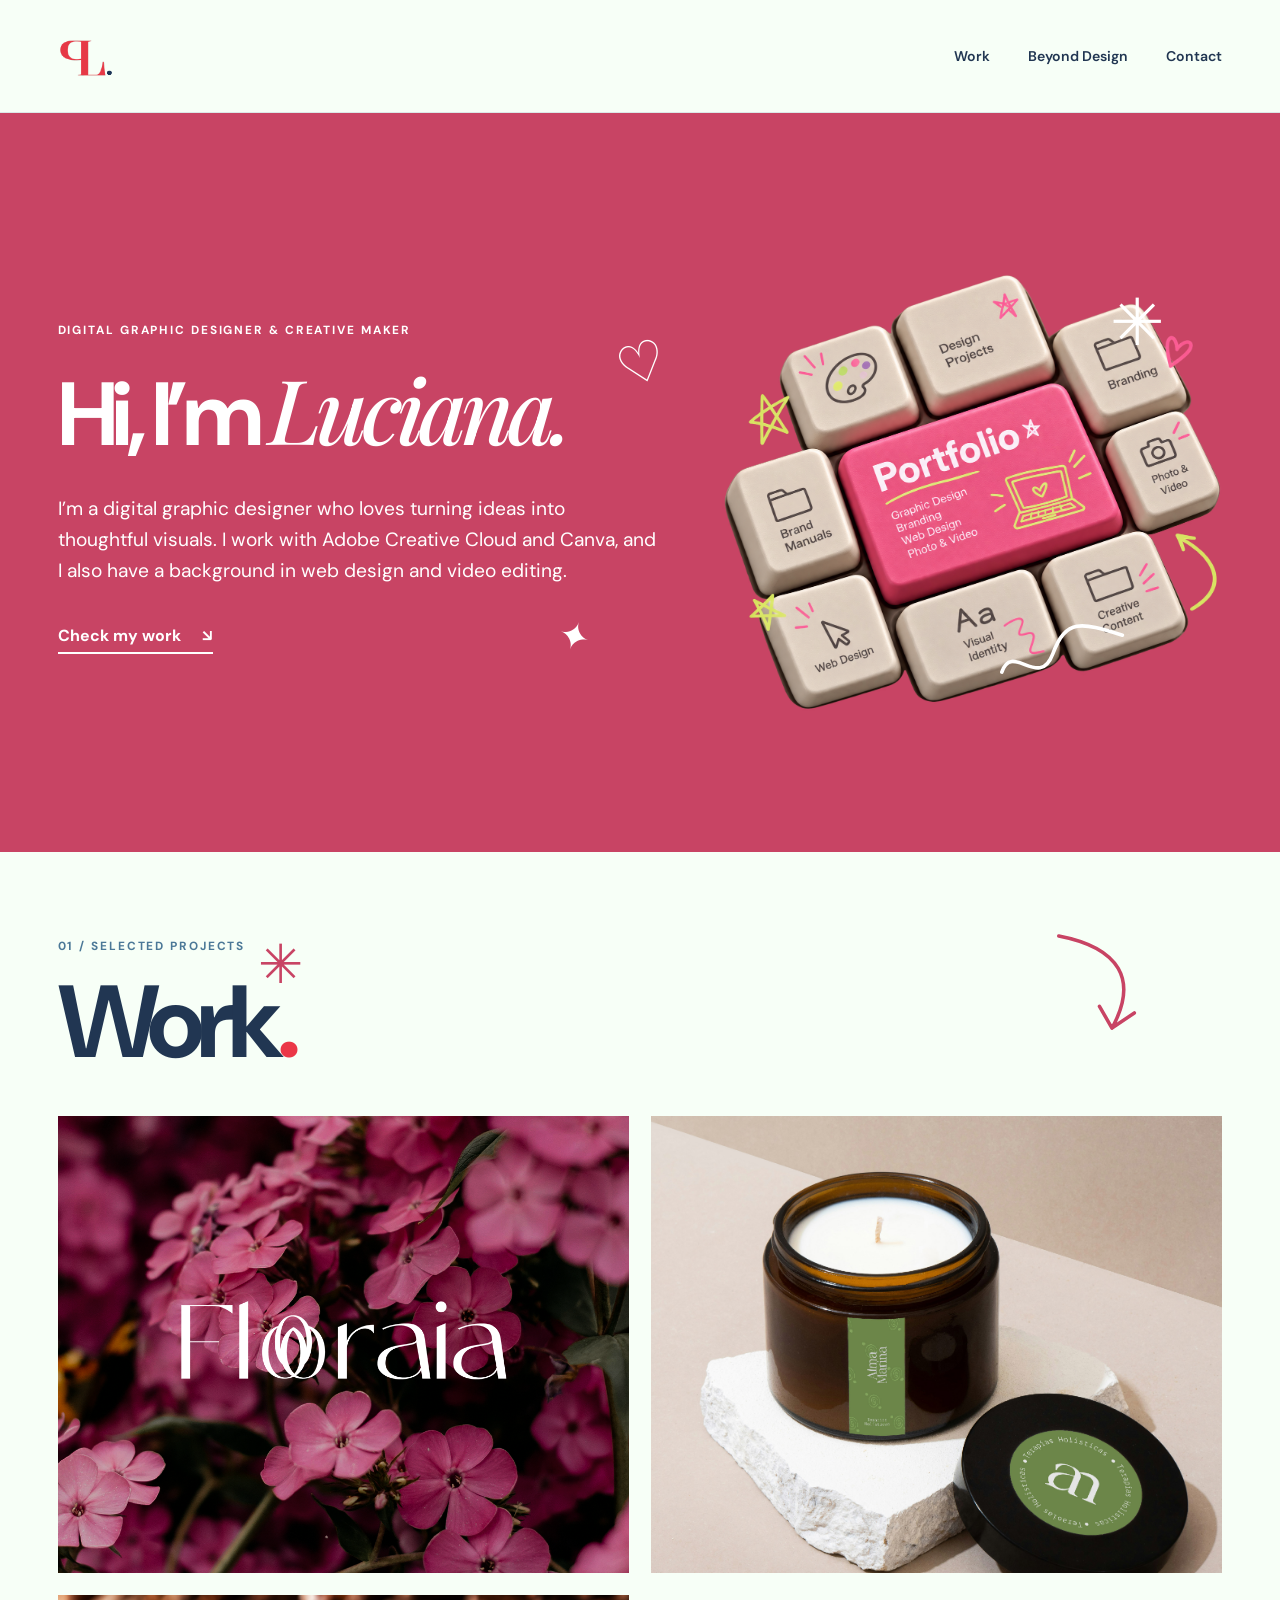
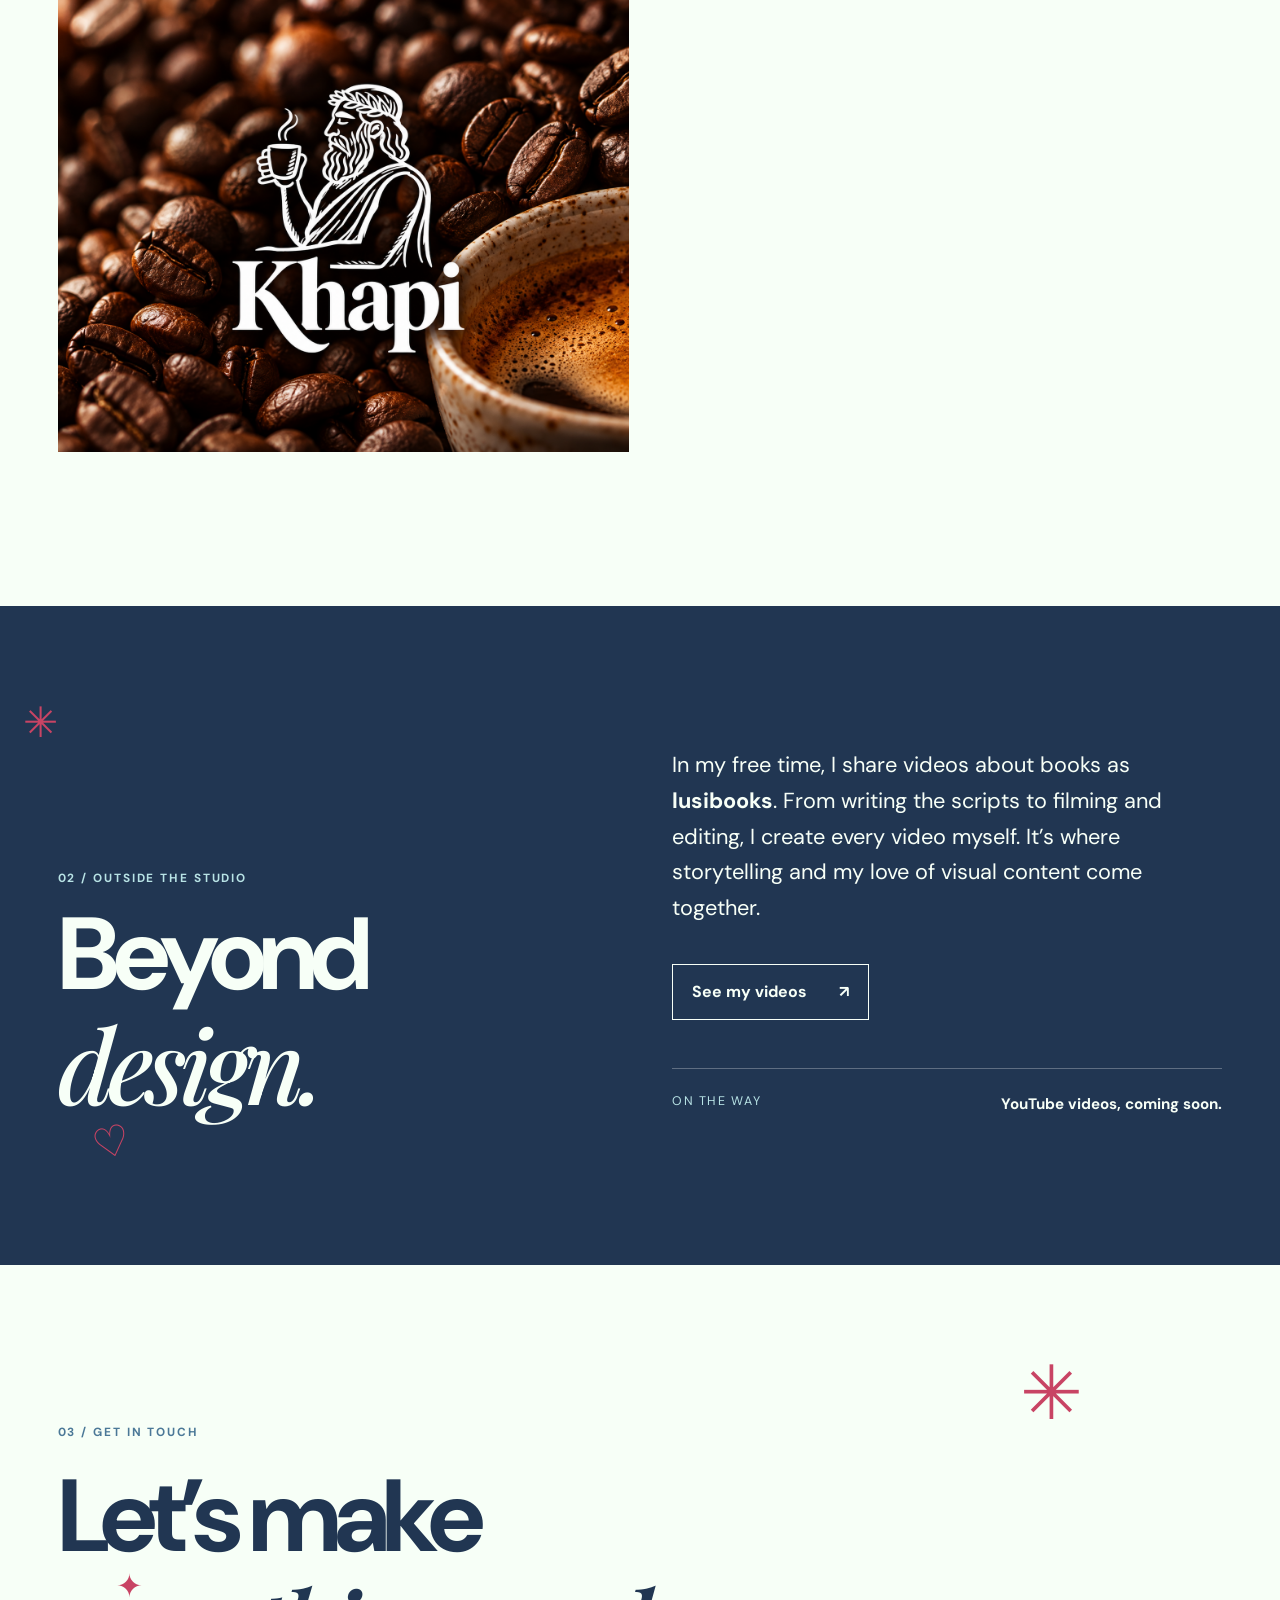
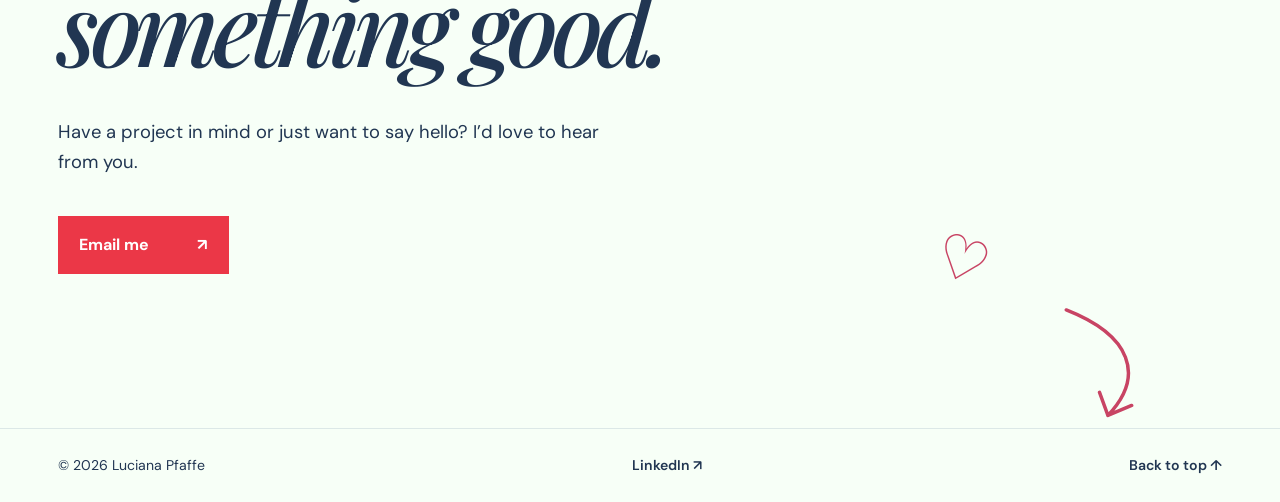
<file: index.html>
<!doctype html>
<html lang="en">
<head>
  <meta charset="utf-8">
  <meta name="viewport" content="width=device-width, initial-scale=1">

  <meta
    name="description"
    content="Luciana Pfaffe is a digital graphic designer working across branding, web design and video editing."
  >

  <title>Luciana Pfaffe — Digital Graphic Designer</title>

  <link
    rel="icon"
    type="image/svg+xml"
    href="assets/Luciana_Logo_Icon.svg"
  >

  <link rel="stylesheet" href="style.css">
</head>

<body>

  <!-- HEADER -->

  <header class="site-header">

    <a class="wordmark" href="#top" aria-label="Luciana Pfaffe, back to top">
      <img
        src="assets/Luciana_Logo_Icon.svg"
        alt="Luciana Pfaffe"
        class="header-logo"
      >
    </a>

    <nav aria-label="Main navigation">
      <a href="#work">Work</a>
      <a href="#beyond-design">Beyond Design</a>
      <a href="#contact">Contact</a>
    </nav>

  </header>

  <main id="top">

    <!-- INTRO -->

    <section class="intro" aria-labelledby="intro-title">

      <div class="wrap intro-content">

        <!-- Decorative doodles -->

        <span class="doodle intro-star doodle-float" aria-hidden="true">✳</span>
        <span class="doodle intro-sparkle" aria-hidden="true">✦</span>
        <span class="doodle intro-heart" aria-hidden="true">♡</span>

        <svg class="doodle intro-squiggle"
             viewBox="0 0 150 60"
             aria-hidden="true">
          <path
            d="M5 35 C25 5, 40 65, 65 30 S105 5, 145 30"
            fill="none"
            stroke="currentColor"
            stroke-width="4"
            stroke-linecap="round"
          />
        </svg>

        <div class="intro-copy">

          <span class="eyebrow">
            Digital graphic designer &amp; creative maker
          </span>

          <h1 id="intro-title">
            Hi, I’m <em>Luciana.</em>
          </h1>

          <p>
            I’m a digital graphic designer who loves turning ideas into
            thoughtful visuals. I work with Adobe Creative Cloud and Canva,
            and I also have a background in web design and video editing.
          </p>

          <a class="text-link" href="#work">
            Check my work <span aria-hidden="true">↘</span>
          </a>

        </div>

        <div class="intro-visual">
          <img
            src="assets/luciana-portfolio-foto.png"
            alt="Luciana surrounded by branding and design projects"
            class="intro-image"
          >
        </div>

      </div>

    </section>


    <!-- WORK -->

    <section
      class="work-section wrap"
      id="work"
      aria-labelledby="work-title"
    >

      <div class="section-heading work-heading">

        <span class="eyebrow">01 / Selected projects</span>

        <h2 id="work-title">
          Work<span class="dot">.</span>
        </h2>

        <!-- Decorative doodles -->

        <span class="doodle work-star doodle-float" aria-hidden="true">✳</span>

        <svg class="doodle work-arrow"
             viewBox="0 0 130 110"
             aria-hidden="true">
          <path
            d="M10 10 C80 5, 110 35, 95 95 M75 75 L95 95 L115 72"
            fill="none"
            stroke="currentColor"
            stroke-width="4"
            stroke-linecap="round"
            stroke-linejoin="round"
          />
        </svg>

      </div>

      <div class="project-grid">

        <!-- FLORAIA -->

        <a
          class="project-card"
          href="projects/floraia.html"
          aria-label="Explore Floraia, branding and web design"
        >

          <img
            src="assets/floraia.png"
            alt="Floraia project cover"
            width="900"
            height="720"
          >

          <span class="project-overlay">

            <strong>
              Floraia
              <small>Branding &amp; web design</small>
            </strong>

            <span class="project-button">
              View project ↗
            </span>

          </span>

        </a>


        <!-- ALMA MARINA -->

        <a
          class="project-card"
          href="projects/marina.html"
          aria-label="Explore Alma Marina, branding work"
        >

          <img
            src="assets/alma_marina.jpg"
            alt="Alma Marina project cover"
            width="900"
            height="720"
          >

          <span class="project-overlay">

            <strong>
              Alma Marina
              <small>Brandbook</small>
            </strong>

            <span class="project-button">
              View project ↗
            </span>

          </span>

        </a>


        <!-- KHAPI -->

        <a
          class="project-card"
          href="projects/khapi.html"
          aria-label="Explore Khapi, rebranding and social media"
        >

          <img
            src="assets/Kaphi-Portada.png"
            alt="Khapi project cover"
            width="900"
            height="720"
          >

          <span class="project-overlay">

            <strong>
              Khapi
              <small>Re-Branding &amp; Social Media</small>
            </strong>

            <span class="project-button">
              View project ↗
            </span>

          </span>

        </a>

      </div>

    </section>


    <!-- BEYOND DESIGN -->

    <section
      class="beyond-section"
      id="beyond-design"
      aria-labelledby="beyond-title"
    >

      <div class="wrap beyond-grid">

        <!-- Decorative doodles -->

        <span
          class="doodle beyond-star doodle-float"
          aria-hidden="true"
        >✳</span>

        <span
          class="doodle beyond-heart"
          aria-hidden="true"
        >♡</span>


        <!-- Left column -->

        <div class="beyond-heading">

          <span class="eyebrow">
            02 / Outside the studio
          </span>

          <h2 id="beyond-title">
            Beyond<br>
            <em>design.</em>
          </h2>

        </div>


        <!-- Right column -->

        <div class="beyond-copy">

          <p>
            In my free time, I share videos about books as
            <strong>lusibooks</strong>.
            From writing the scripts to filming and editing,
            I create every video myself. It’s where storytelling
            and my love of visual content come together.
          </p>

          <a
            class="beyond-button"
            href="https://www.instagram.com/TU_USUARIO/"
            target="_blank"
            rel="noopener noreferrer"
          >
            See my videos
            <span aria-hidden="true">↗</span>
          </a>


          <!-- COMING SOON -->

          <div class="coming-soon">

            <span>On the way</span>

            <strong>
              YouTube videos, coming soon.
            </strong>

          </div>

        </div>

      </div>

    </section>


    <!-- CONTACT -->

    <section
      class="contact-section wrap"
      id="contact"
      aria-labelledby="contact-title"
    >

      <!-- Decorative doodles -->

      <span
        class="doodle contact-star doodle-float"
        aria-hidden="true"
      >✳</span>

      <span
        class="doodle contact-heart"
        aria-hidden="true"
      >♡</span>

      <span
        class="doodle contact-sparkle"
        aria-hidden="true"
      >✦</span>

      <svg
        class="doodle contact-arrow"
        viewBox="0 0 150 120"
        aria-hidden="true"
      >
        <path
          d="M10 10 C90 5, 125 40, 105 100 M85 80 L105 100 L125 78"
          fill="none"
          stroke="currentColor"
          stroke-width="4"
          stroke-linecap="round"
          stroke-linejoin="round"
        />
      </svg>


      <span class="eyebrow">
        03 / Get in touch
      </span>

      <h2 id="contact-title">
        Let’s make<br>
        <em>something good.</em>
      </h2>

      <p>
        Have a project in mind or just want to say hello?
        I’d love to hear from you.
      </p>

      <a
        class="contact-link"
        href="mailto:YOUR_EMAIL@example.com"
      >
        Email me
        <span aria-hidden="true">↗</span>
      </a>

    </section>

  </main>


  <!-- FOOTER -->

  <footer class="site-footer">

    <div class="wrap footer-inner">

      <span>© 2026 Luciana Pfaffe</span>

      <a
        href="https://www.linkedin.com/in/luciana-jazmin-pfaffe/"
        target="_blank"
        rel="noopener noreferrer"
      >
        LinkedIn ↗
      </a>

      <a href="#top">
        Back to top ↑
      </a>

    </div>

  </footer>

</body>
</html>
</file>
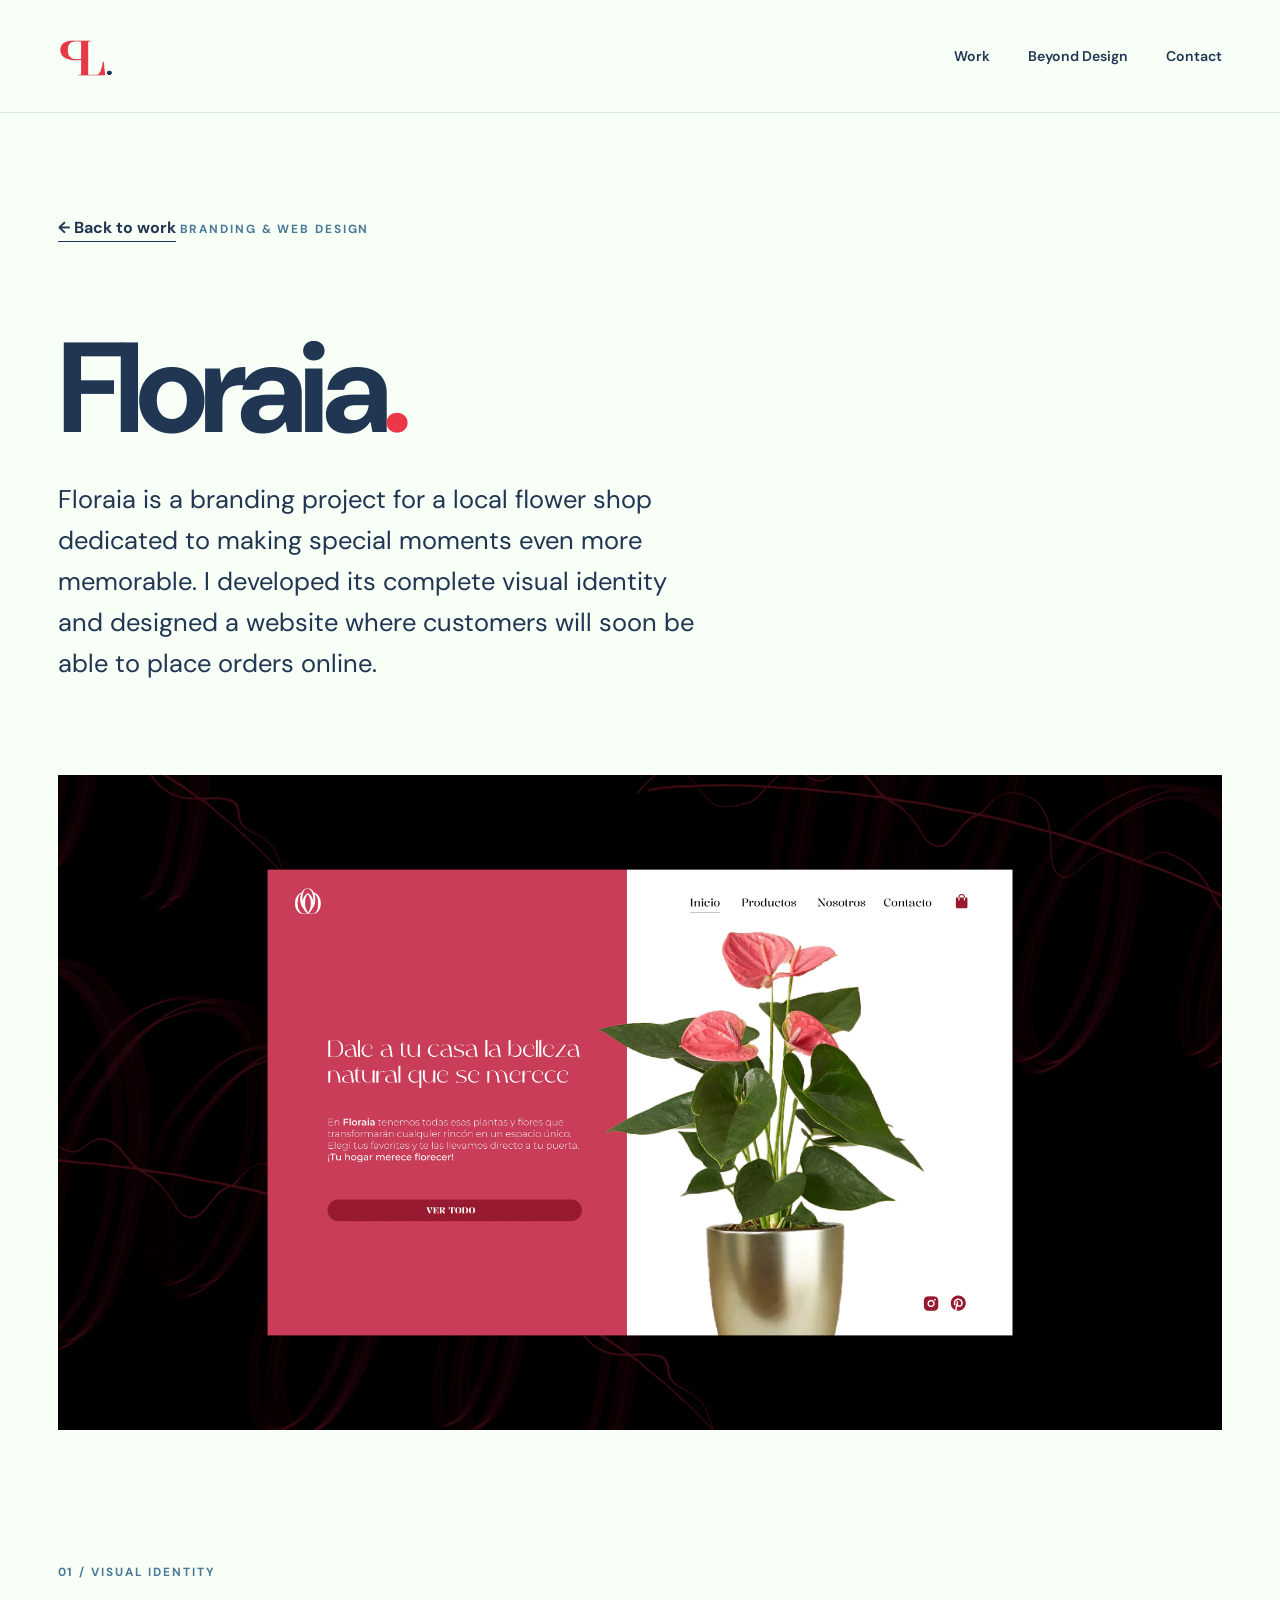
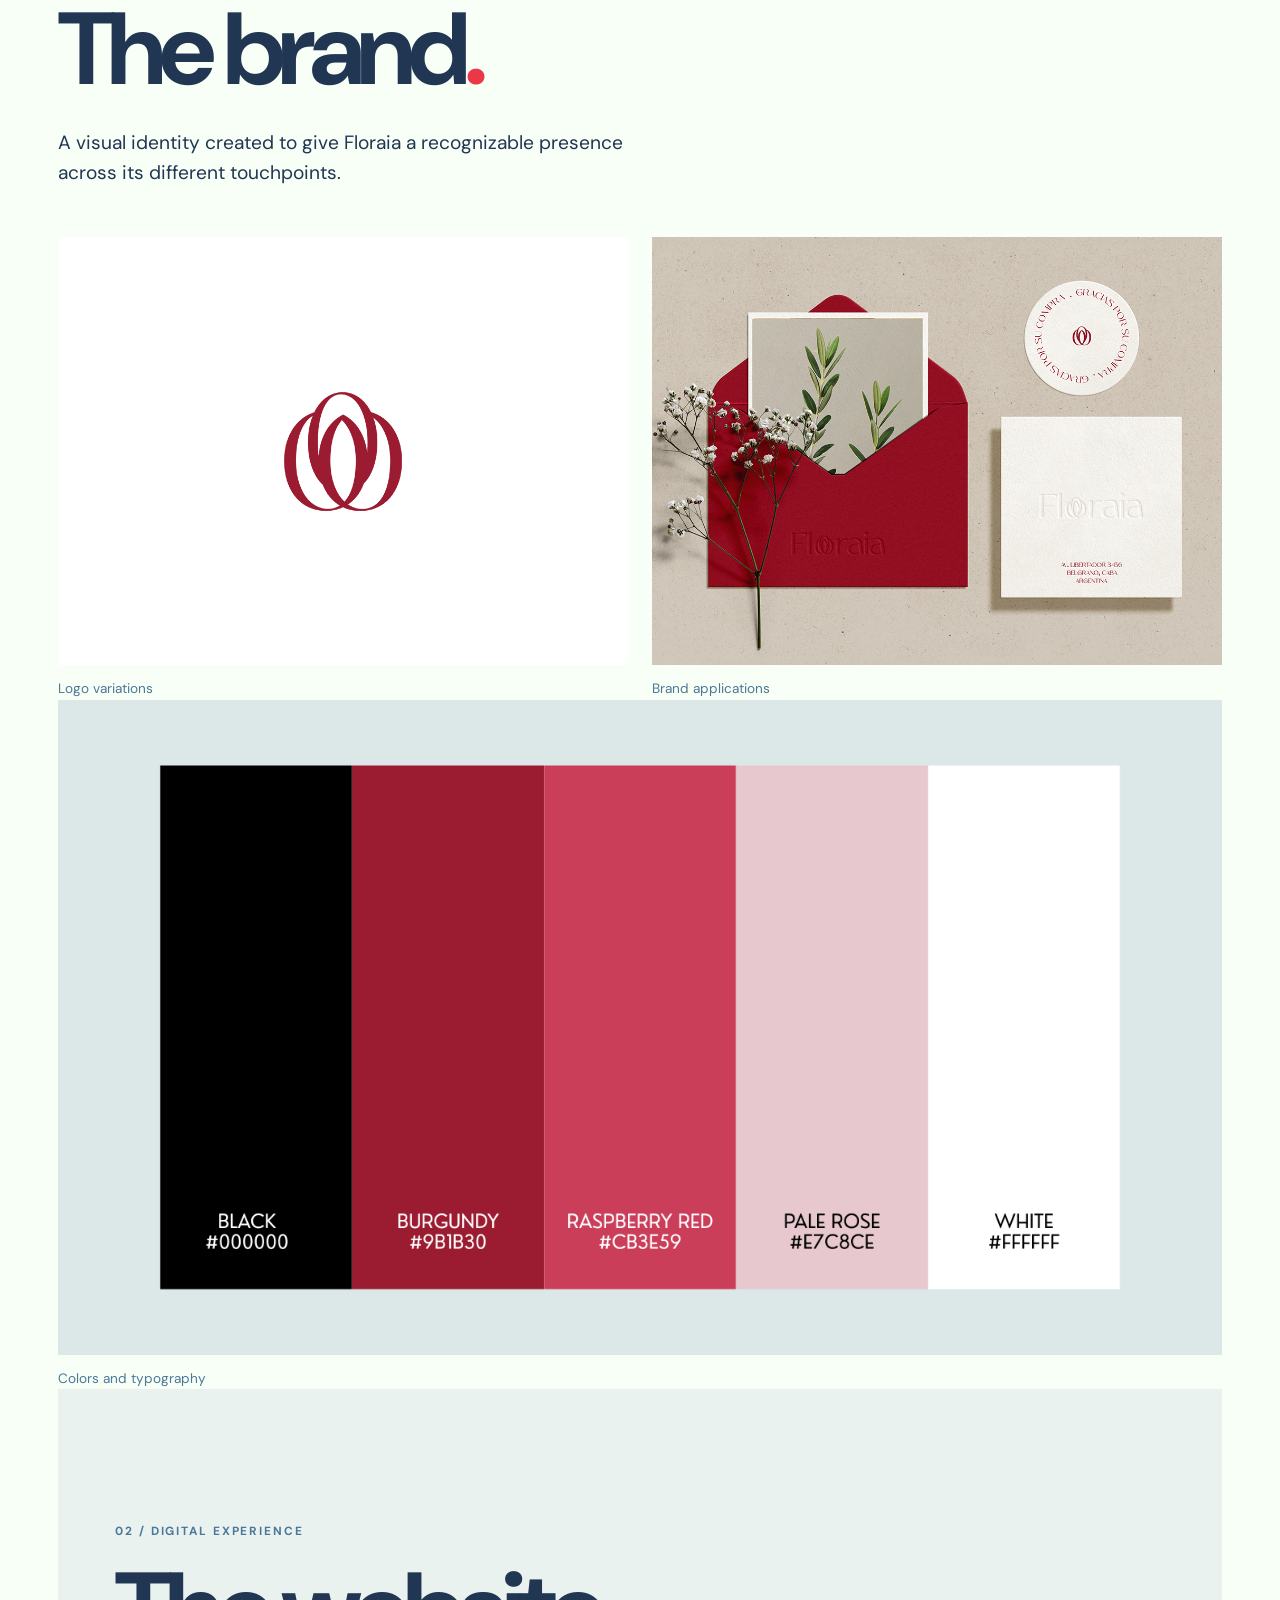
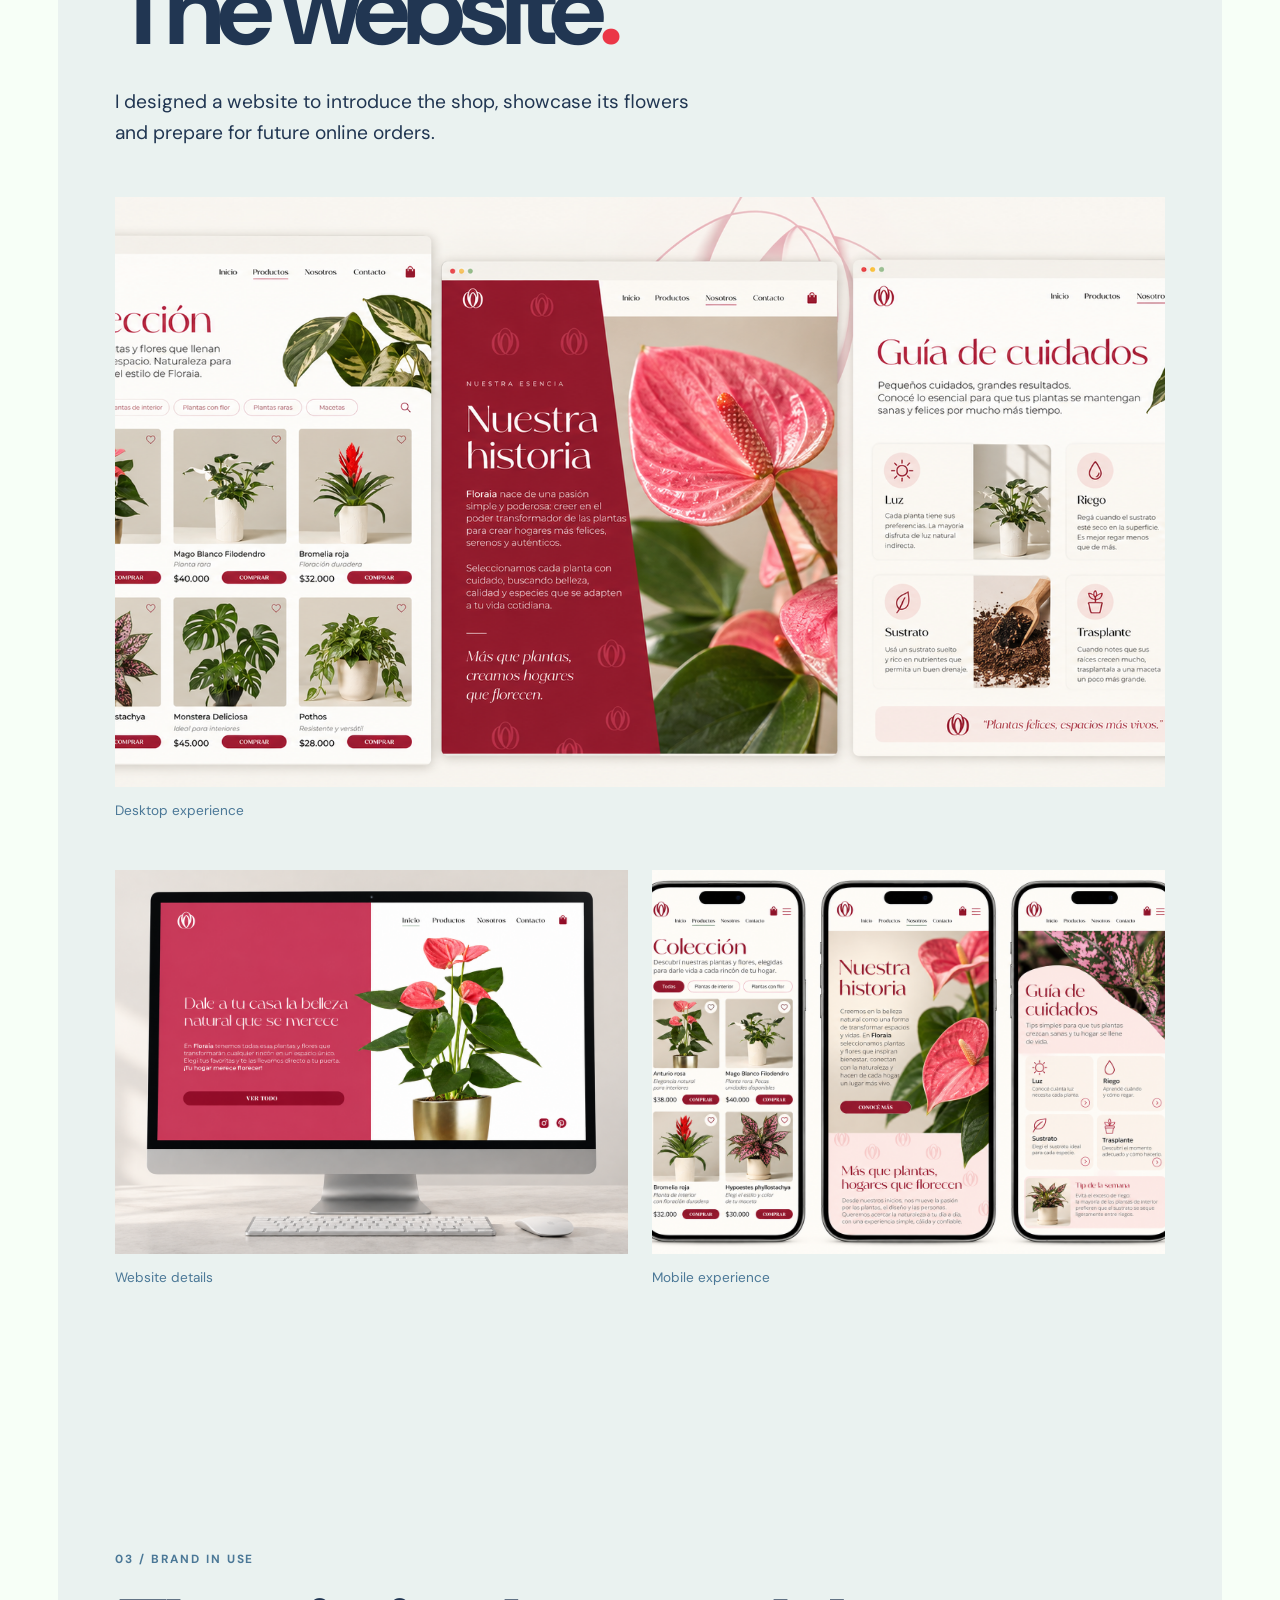
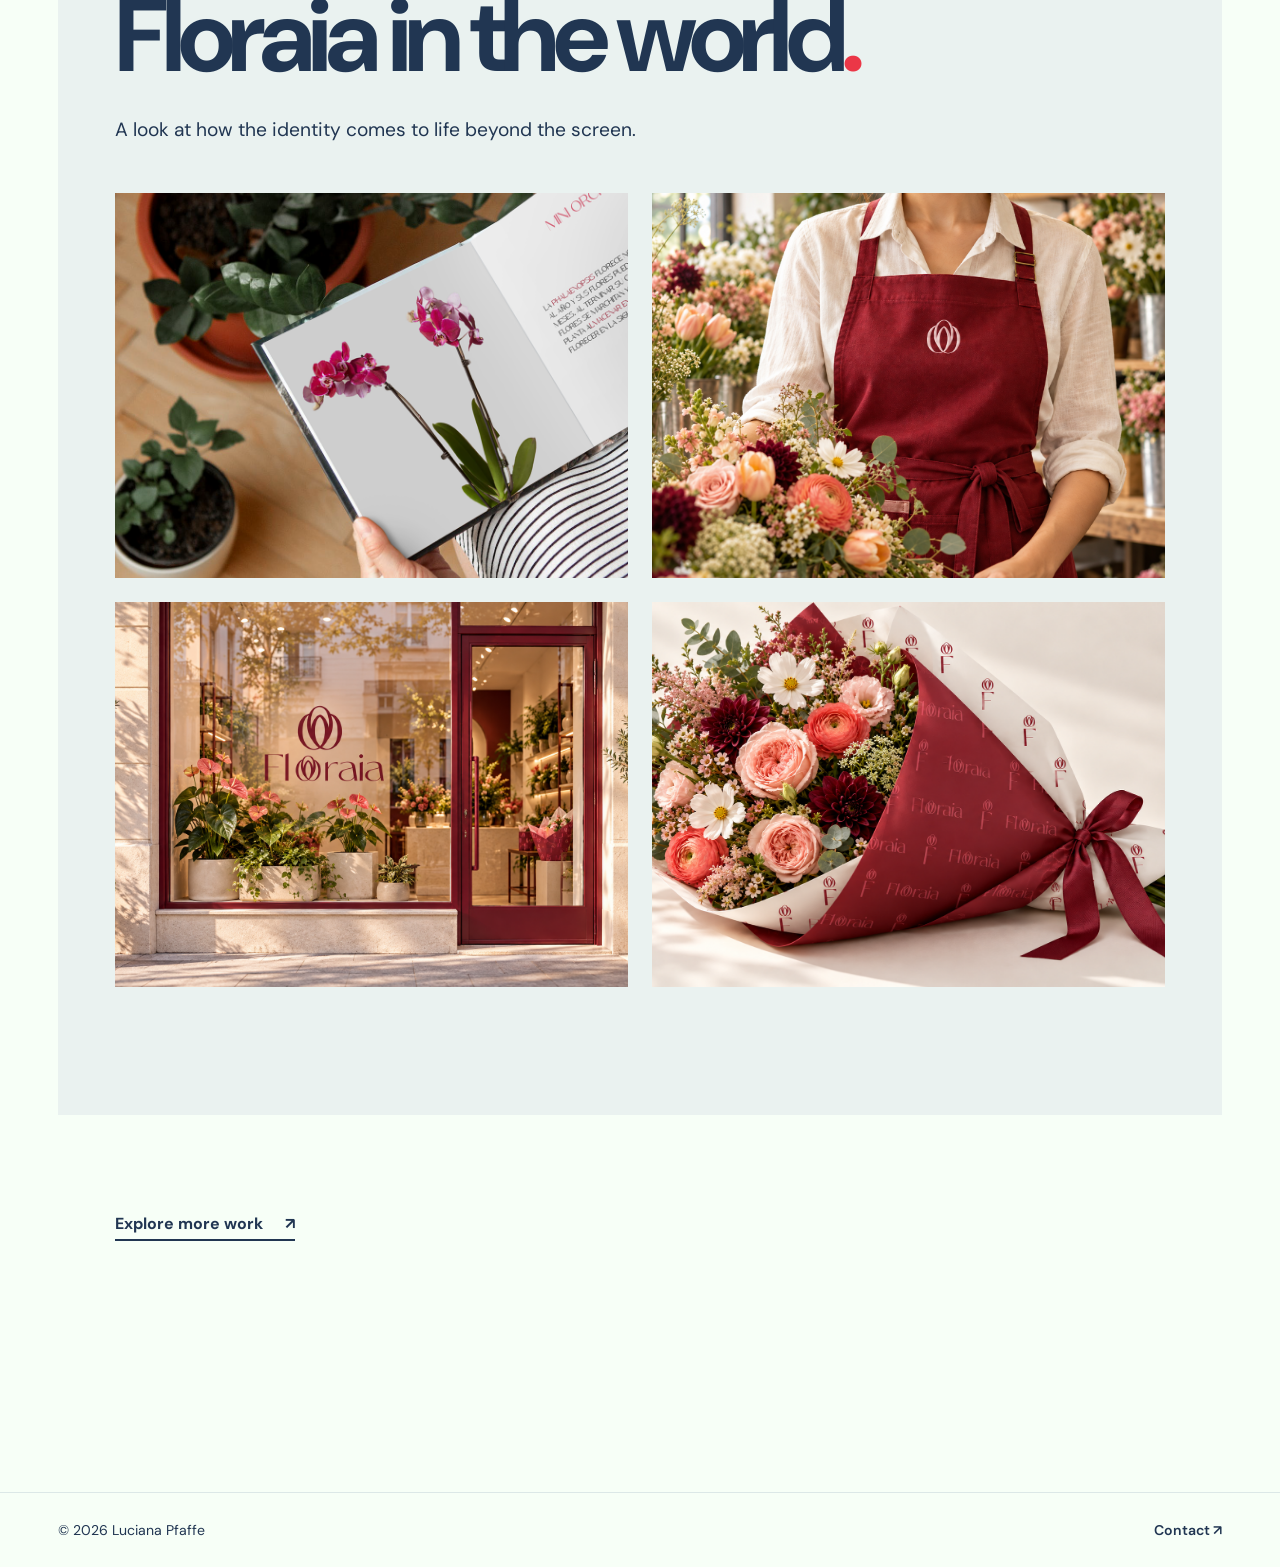
<file: projects/floraia.html>
<!doctype html>
<html lang="en">
<head>
  <meta charset="utf-8">
  <meta name="viewport" content="width=device-width, initial-scale=1">

  <meta
    name="description"
    content="Floraia is a branding and web design project for a local flower shop."
  >

  <title>Floraia — Luciana Pfaffe</title>

  <link
    rel="icon"
    type="image/svg+xml"
    href="../assets/Luciana_Logo_Icon.svg"
  >
  <link rel="stylesheet" href="../style.css">
</head>
<script>
  const lightbox = document.querySelector("#floraia-lightbox");
  const lightboxImage = document.querySelector("#floraia-lightbox-image");
  const lightboxCaption = document.querySelector("#floraia-lightbox-caption");

  document.querySelectorAll(".floraia-gallery-item").forEach((item) => {
    item.addEventListener("click", () => {
      lightboxImage.src = item.dataset.image;
      lightboxImage.alt = item.dataset.alt;
      lightboxCaption.textContent = item.dataset.caption;

      lightbox.showModal();
    });
  });

  document
    .querySelector(".floraia-lightbox-close")
    .addEventListener("click", () => lightbox.close());

  lightbox.addEventListener("click", (event) => {
    if (event.target === lightbox) {
      lightbox.close();
    }
  });

  lightbox.addEventListener("close", () => {
    lightboxImage.removeAttribute("src");
  });
</script>
<body>
  <header class="site-header">
    <a
      class="wordmark"
      href="../index.html"
      aria-label="Luciana Pfaffe, home"
    >
      <img
        src="../assets/Luciana_Logo_Icon.svg"
        alt="Luciana Pfaffe"
        class="header-logo"
      >
    </a>

    <nav aria-label="Main navigation">
      <a href="../index.html#work">Work</a>
      <a href="../index.html#beyond-design">Beyond Design</a>
      <a href="../index.html#contact">Contact</a>
    </nav>
  </header>

  <main class="floraia-page">

    <!-- INTRODUCCIÓN -->
    <section class="floraia-intro wrap">
      <a class="back-link" href="../index.html#work">
        ← Back to work
      </a>

      <span class="eyebrow">Branding &amp; web design</span>

      <h1>Floraia<span class="dot">.</span></h1>

      <p class="detail-lede">
        Floraia is a branding project for a local flower shop dedicated
        to making special moments even more memorable. I developed its
        complete visual identity and designed a website where customers
        will soon be able to place orders online.
      </p>
    </section>

    <!-- IMAGEN PRINCIPAL -->
    <section class="floraia-hero wrap" aria-label="Floraia project overview">
      <img
        src="../assets/floraia.gif"
        alt="Overview of the Floraia visual identity"
      >
    </section>

    <!-- BRANDING -->
    <section class="floraia-content wrap" aria-labelledby="branding-title">
      <div class="floraia-section-heading">
        <span class="eyebrow">01 / Visual identity</span>
        <h2 id="branding-title">The brand<span class="dot">.</span></h2>
        <p>
          A visual identity created to give Floraia a recognizable
          presence across its different touchpoints.
        </p>
      </div>

     <div class="floraia-image-grid">
  <figure class="floraia-image">
    <img
      src="../assets/Floraia_logos.gif"
      alt="Animation showing the different Floraia logos"
    >
    <figcaption>Logo variations</figcaption>
  </figure>

  <figure class="floraia-image">
    <img
      src="../assets/floraia_aplication.png"
      alt="Floraia visual identity applied to brand materials"
    >
    <figcaption>Brand applications</figcaption>
  </figure>
</div>

<figure class="floraia-image floraia-image-wide floraia-colors">
  <img
    src="../assets/Floraia_colors.png"
    alt="Floraia color palette and typography"
  >
  <figcaption>Colors and typography</figcaption>
</figure>

    <!-- WEB DESIGN -->
    <section class="floraia-web" aria-labelledby="website-title">
      <div class="wrap">
        <div class="floraia-section-heading">
          <span class="eyebrow">02 / Digital experience</span>
          <h2 id="website-title">The website<span class="dot">.</span></h2>
          <p>
            I designed a website to introduce the shop, showcase its
            flowers and prepare for future online orders.
          </p>
        </div>

        <figure class="floraia-image floraia-image-wide">
          <img
            src="../assets/floraria_Desktop.png"
            alt="Floraia website design displayed on desktop"
          >
          <figcaption>Desktop experience</figcaption>
        </figure>

        <div class="floraia-image-grid">
          <figure class="floraia-image">
            <img
              src="../assets/floraia_web_homepage.png"
              alt="Detail of the Floraia website design"
            >
            <figcaption>Website details</figcaption>
          </figure>

          <figure class="floraia-image">
            <img
              src="../assets/floraia_mobile.png"
              alt="Floraia website design displayed on mobile"
            >
            <figcaption>Mobile experience</figcaption>
          </figure>
        </div>
      </div>
    </section>

    
    <section class="floraia-web" aria-labelledby="brand-in-use-title">
  <div class="wrap">
    <div class="floraia-section-heading">
      <span class="eyebrow">03 / Brand in use</span>
      <h2 id="brand-in-use-title">
        Floraia in the world<span class="dot">.</span>
      </h2>
      <p>
        A look at how the identity comes to life beyond the screen.
      </p>
    </div>

    <div class="floraia-gallery">
      <button
        class="floraia-gallery-item"
        type="button"
        data-image="../assets/Brand_use_1.png"
        data-alt="Floraia patterned wrapping paper around a bouquet"
        data-caption="Wrapping paper"
        aria-label="Expand wrapping paper mockup"
      >
        <img
          src="../assets/Brand_use_1.png"
          alt="Floraia patterned wrapping paper around a bouquet"
        >
      </button>

      <button
        class="floraia-gallery-item"
        type="button"
        data-image="../assets/Brand_use_3"
        data-alt="Floraia logo embroidered on a florist apron"
        data-caption="Team apron"
        aria-label="Expand team apron mockup"
      >
        <img
          src="../assets/Brand_use_3.png"
          alt="Floraia logo embroidered on a florist apron"
        >
      </button>

      <button
        class="floraia-gallery-item"
        type="button"
        data-image="../assets/Brand_use_2.png"
        data-alt="Floraia logo applied to the shop window"
        data-caption="Storefront"
        aria-label="Expand storefront mockup"
      >
        <img
          src="../assets/Brand_use_2.png"
          alt="Floraia logo applied to the shop window"
        >
      </button>

      <button
        class="floraia-gallery-item"
        type="button"
        data-image="../assets/Brand_use_4.png"
        data-alt="Floraia visual identity applied to branded materials"
        data-caption="Brand details"
        aria-label="Expand brand details mockup"
      >
        <img
          src="../assets/Brand_use_4.png"
          alt="Floraia visual identity applied to branded materials"
        >
      </button>
    </div>
  </div>
</section>
    

    <!-- VOLVER A LA GALERÍA -->
    <div class="floraia-end wrap">
      <a class="text-link" href="../index.html#work">
        Explore more work <span aria-hidden="true">↗</span>
      </a>
    </div>

  </main>

  <footer class="site-footer">
    <div class="wrap footer-inner">
      <span>© 2026 Luciana Pfaffe</span>
      <a href="../index.html#contact">Contact ↗</a>
    </div>
  </footer>
</body>
</html>
</file>
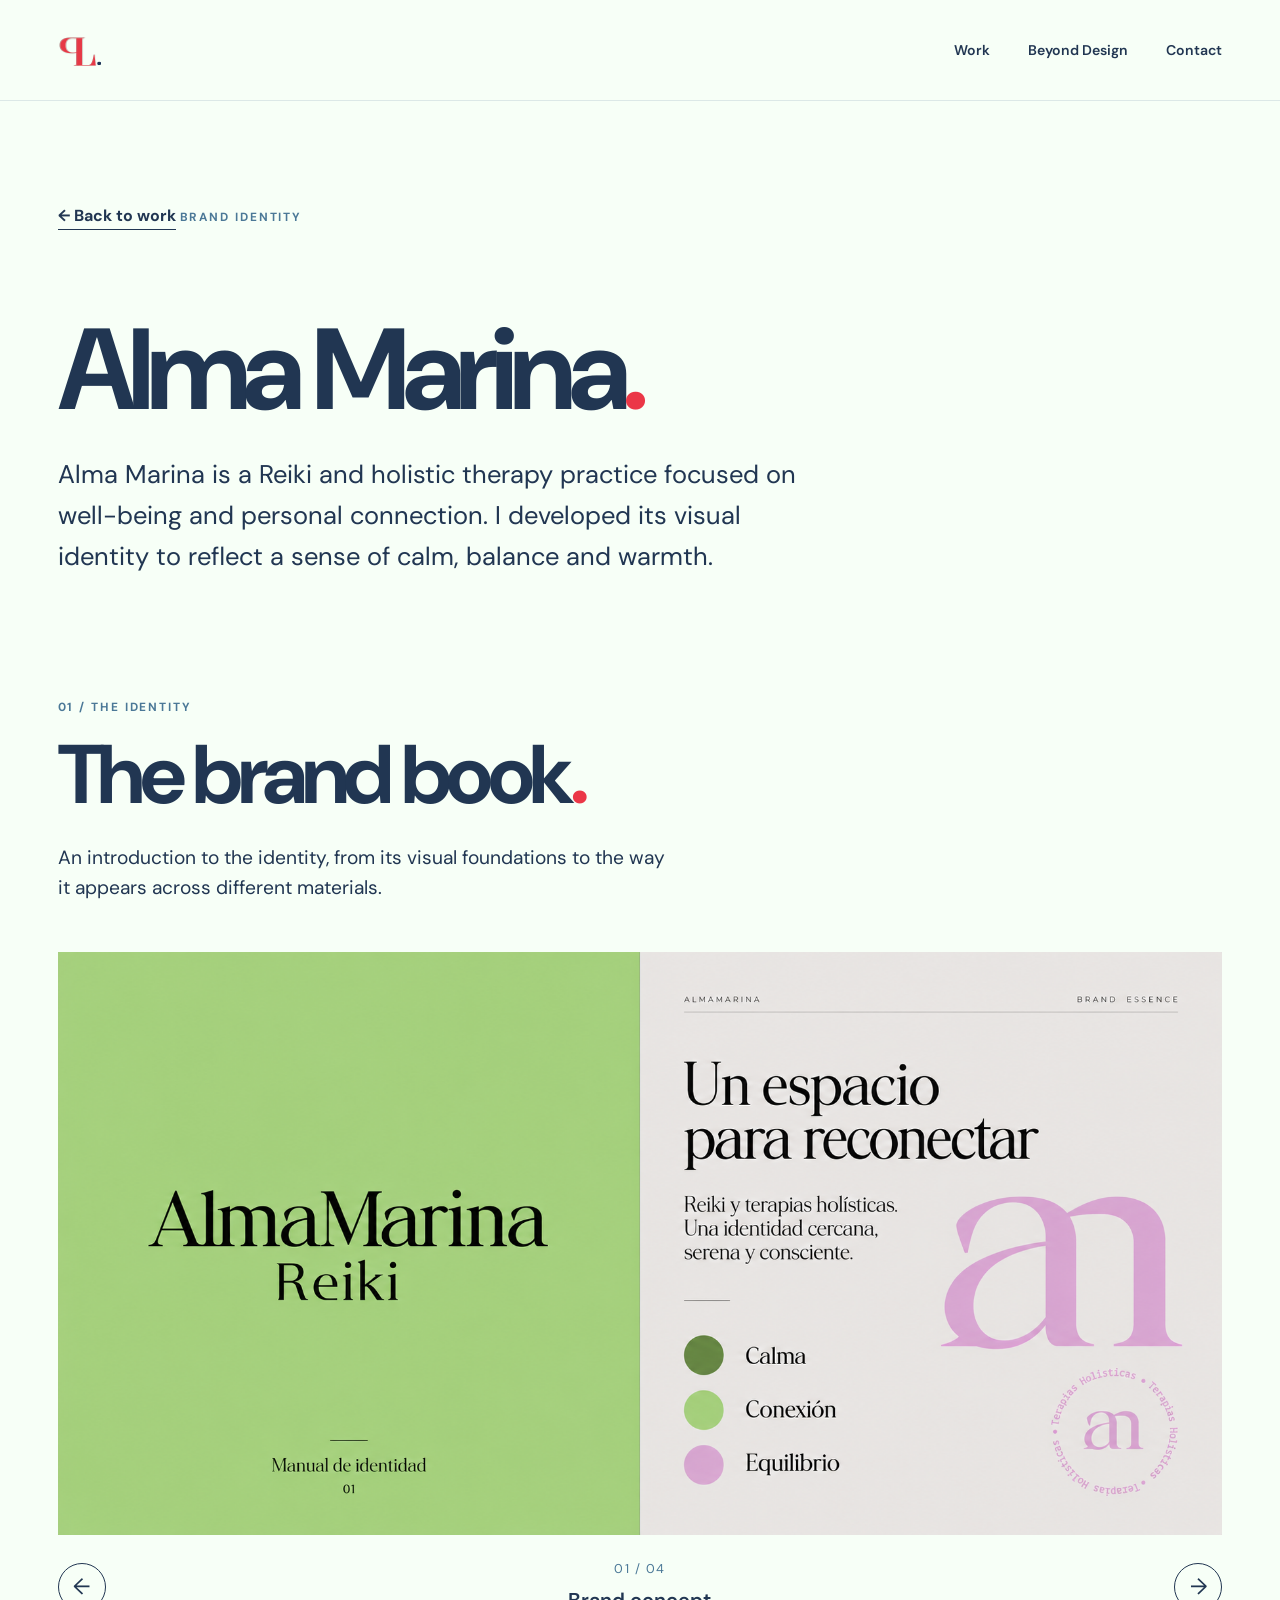
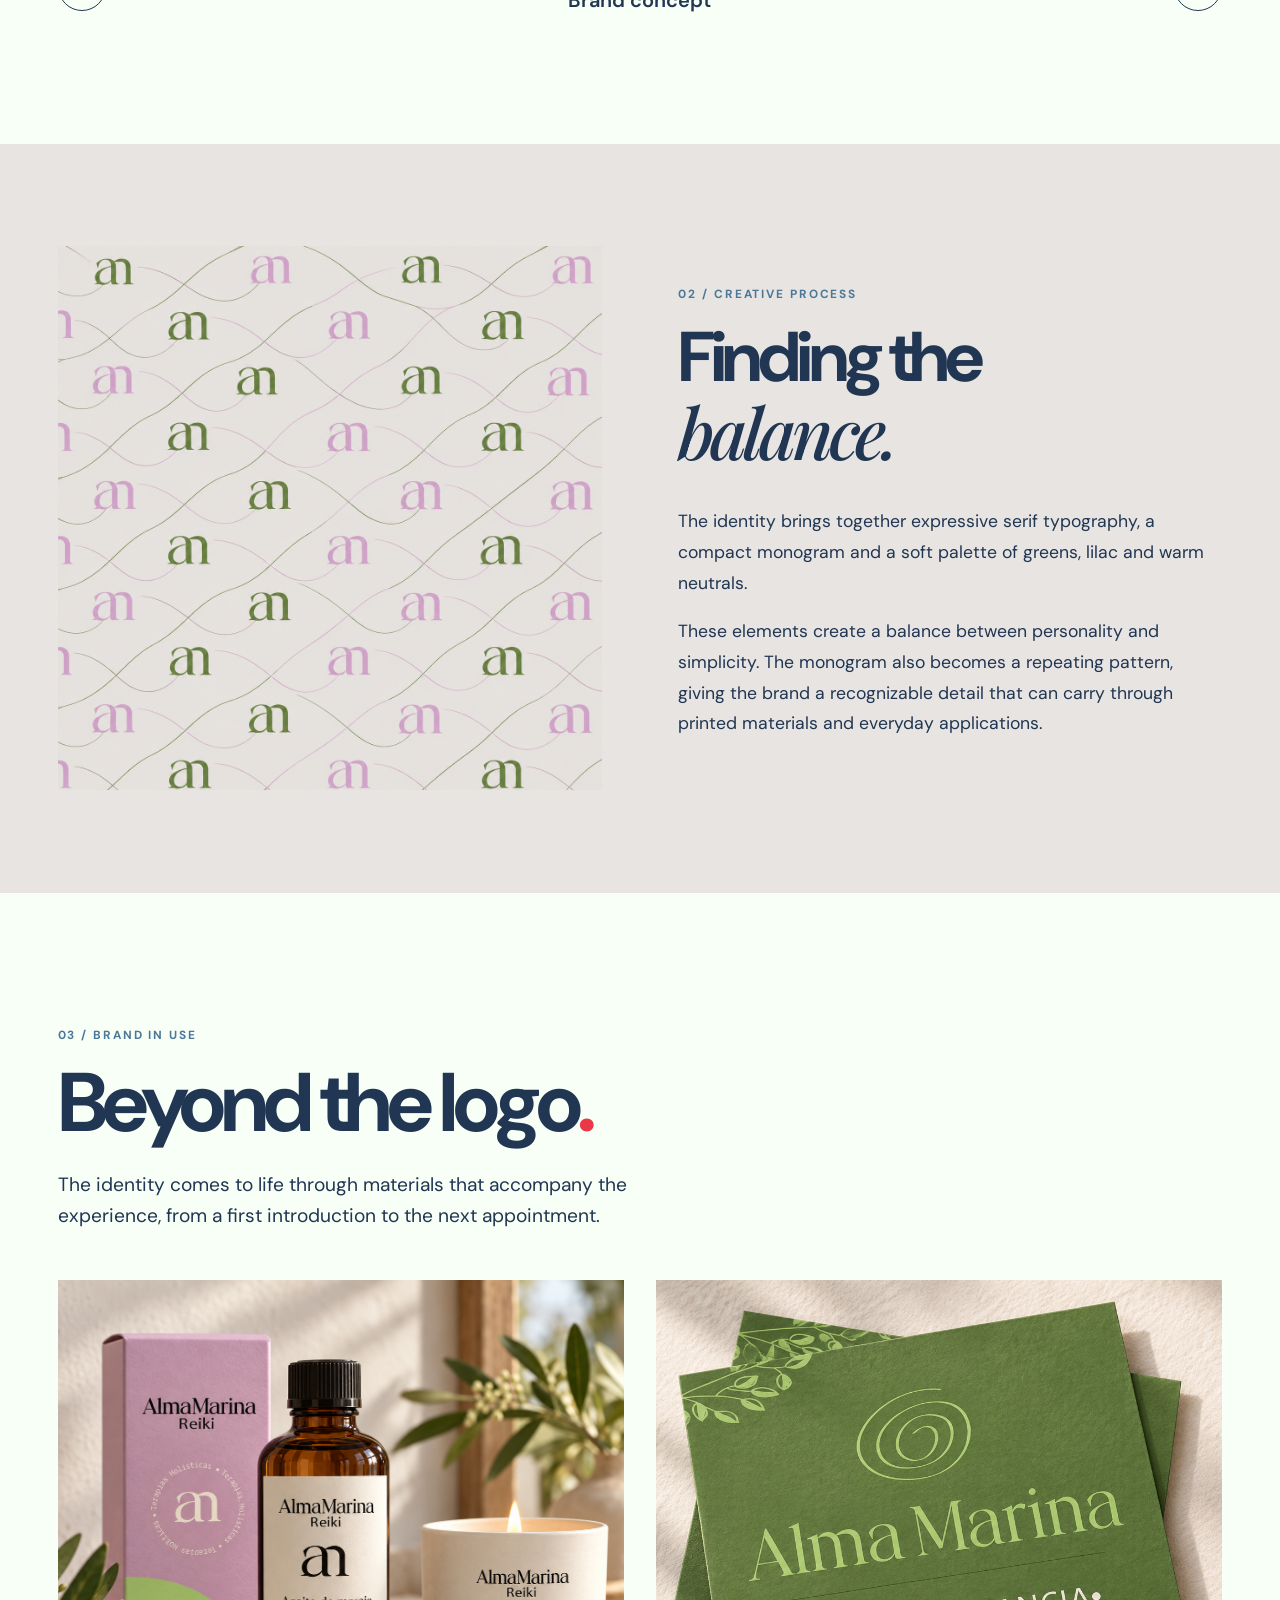
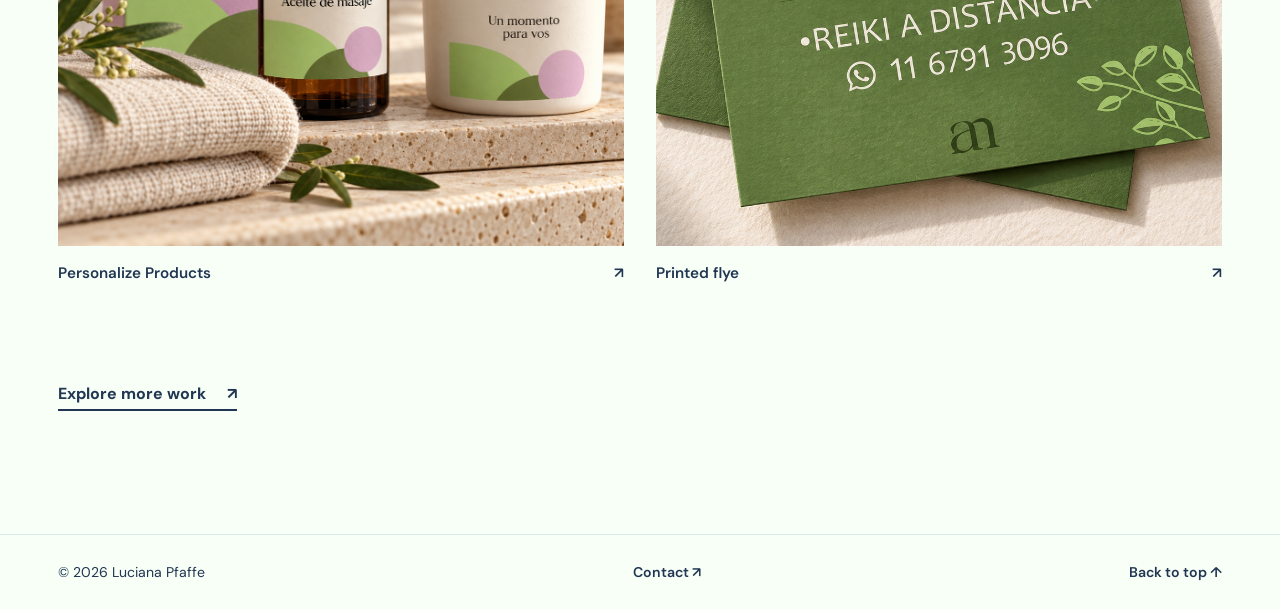
<file: projects/marina.html>
<!doctype html>
<html lang="en">
<!doctype html>
<html lang="en">
<head>
  <meta charset="utf-8">
  <meta name="viewport" content="width=device-width, initial-scale=1">

  <meta
    name="description"
    content="Brand identity for Alma Marina, a Reiki and holistic therapy practice."
  >

  <title>Alma Marina — Luciana Pfaffe</title>

  <link
    rel="icon"
    type="image/svg+xml"
    href="../assets/Luciana_Logo_Icon.svg"
  >

  <link rel="stylesheet" href="../style.css">
  <link rel="stylesheet" href="../alma-marina.css">
</head>

<body>
  <header class="site-header">
    <a
      class="wordmark"
      href="../index.html"
      aria-label="Luciana Pfaffe, home"
    >
      <img
        class="header-logo"
        src="../assets/Luciana_Logo_Icon.svg"
        alt="Luciana Pfaffe"
      >
    </a>

    <nav aria-label="Main navigation">
      <a href="../index.html#work">Work</a>
      <a href="../index.html#beyond-design">Beyond Design</a>
      <a href="../index.html#contact">Contact</a>
    </nav>
  </header>

  <main class="alma-page">

    <!-- INTRODUCTION -->
    <section class="alma-intro wrap">
      <a class="back-link" href="../index.html#work">
        ← Back to work
      </a>

      <span class="eyebrow">Brand identity</span>

      <h1>Alma Marina<span class="dot">.</span></h1>

      <p class="detail-lede">
        Alma Marina is a Reiki and holistic therapy practice focused on
        well-being and personal connection. I developed its visual identity
        to reflect a sense of calm, balance and warmth.
      </p>
    </section>

    <!-- BRAND BOOK -->
    <section class="alma-brandbook wrap" aria-labelledby="brandbook-title">
      <div class="alma-section-heading">
        <span class="eyebrow">01 / The identity</span>

        <h2 id="brandbook-title">
          The brand book<span class="dot">.</span>
        </h2>

        <p>
          An introduction to the identity, from its visual foundations
          to the way it appears across different materials.
        </p>
      </div>

      <div
        class="alma-carousel"
        role="region"
        aria-roledescription="carousel"
        aria-label="Alma Marina brand book"
      >
        <div class="alma-carousel-screen">
          <img
            id="alma-brandbook-image"
            src="../assets/Almamarina-BB-1.png"
            alt="Alma Marina brand book cover and brand concept"
          >
        </div>

        <div class="alma-carousel-controls">
          <button
            class="alma-carousel-arrow"
            id="alma-brandbook-prev"
            type="button"
            aria-label="Previous brand book section"
          >
            ←
          </button>

          <div
            class="alma-carousel-info"
            aria-live="polite"
            aria-atomic="true"
          >
            <span id="alma-brandbook-counter">01 / 04</span>
            <strong id="alma-brandbook-title">Brand concept</strong>
          </div>

          <button
            class="alma-carousel-arrow"
            id="alma-brandbook-next"
            type="button"
            aria-label="Next brand book section"
          >
            →
          </button>
        </div>
      </div>
    </section>

    <!-- PATTERN + CREATIVE PROCESS -->
    <section class="alma-process-section" aria-labelledby="process-title">
      <div class="wrap alma-process-grid">
        <figure class="alma-pattern">
          <img
            src="../assets/AlmaMarina-Pattern.png"
            alt="Repeating pattern featuring the Alma Marina monogram"
            loading="lazy"
          >
        </figure>

        <div class="alma-process-copy">
          <span class="eyebrow">02 / Creative process</span>

          <h2 id="process-title">
            Finding the<br><em>balance.</em>
          </h2>

          <p>
            The identity brings together expressive serif typography,
            a compact monogram and a soft palette of greens, lilac and
            warm neutrals.
          </p>

          <p>
            These elements create a balance between personality and
            simplicity. The monogram also becomes a repeating pattern,
            giving the brand a recognizable detail that can carry through
            printed materials and everyday applications.
          </p>
        </div>
      </div>
    </section>

    <!-- BRAND APPLICATIONS -->
    <section class="alma-applications wrap" aria-labelledby="applications-title">
      <div class="alma-section-heading">
        <span class="eyebrow">03 / Brand in use</span>
        <h2 id="applications-title">
          Beyond the logo<span class="dot">.</span>
        </h2>
        <p>
          The identity comes to life through materials that accompany
          the experience, from a first introduction to the next appointment.
        </p>
      </div>

      <div class="alma-gallery">
        <!-- Copy a button to add another application. -->
        <button
          class="alma-gallery-item"
          type="button"
          data-caption="Printed flyer"
          aria-label="Expand printed flyer mockup"
        >
          <img
            src="../assets/AlmaMarina-Cremas.png"
            alt="Alma Marina printed flyer with green and lilac brand elements"
            loading="lazy"
          >
          <span>
            Personalize Products
            <span aria-hidden="true">↗</span>
          </span>
        </button>

        <button
          class="alma-gallery-item"
          type="button"
          data-caption="Appointment cards and stationery"
          aria-label="Expand appointment cards and stationery mockup"
        >
          <img
            src="../assets/Almamarina-Flyer.png"
            alt="Alma Marina appointment cards with a matching green envelope"
            loading="lazy"
          >
          <span>
            Printed flye
            <span aria-hidden="true">↗</span>
          </span>
        </button>
      </div>
    </section>

    <div class="alma-end wrap">
      <a class="text-link" href="../index.html#work">
        Explore more work <span aria-hidden="true">↗</span>
      </a>
    </div>
  </main>

  <!-- EXPANDED IMAGE -->
  <dialog
    class="alma-lightbox"
    id="alma-lightbox"
    aria-label="Expanded brand application"
  >
    <button
      class="alma-lightbox-close"
      type="button"
      aria-label="Close image"
      autofocus
    >
      ×
    </button>

    <figure>
      <img id="alma-lightbox-image" alt="">
      <figcaption id="alma-lightbox-caption"></figcaption>
    </figure>
  </dialog>

  <footer class="site-footer">
    <div class="wrap footer-inner">
      <span>© 2026 Luciana Pfaffe</span>
      <a href="../index.html#contact">Contact ↗</a>
      <a href="#">Back to top ↑</a>
    </div>
  </footer>

  <script>
    const almaLightbox = document.querySelector("#alma-lightbox");
    const almaImage = document.querySelector("#alma-lightbox-image");
    const almaCaption = document.querySelector("#alma-lightbox-caption");

    document.querySelectorAll(".alma-gallery-item").forEach((button) => {
      button.addEventListener("click", () => {
        const thumbnail = button.querySelector("img");

        almaImage.src = thumbnail.src;
        almaImage.alt = thumbnail.alt;
        almaCaption.textContent = button.dataset.caption;

        almaLightbox.showModal();
        document.documentElement.classList.add("alma-lightbox-open");
      });
    });

    document
      .querySelector(".alma-lightbox-close")
      .addEventListener("click", () => almaLightbox.close());

    almaLightbox.addEventListener("click", (event) => {
      const bounds = almaLightbox.getBoundingClientRect();

      const outside =
        event.clientX < bounds.left ||
        event.clientX > bounds.right ||
        event.clientY < bounds.top ||
        event.clientY > bounds.bottom;

      if (event.target === almaLightbox && outside) {
        almaLightbox.close();
      }
    });

    almaLightbox.addEventListener("close", () => {
      document.documentElement.classList.remove("alma-lightbox-open");
      almaImage.removeAttribute("src");
    });
  </script>

  <script>
  (() => {
    const slides = [
      {
        image: "../assets/Almamarina-BB-1.png",
        title: "Brand concept",
        alt: "Alma Marina brand book cover and brand concept"
      },
      {
        image: "../assets/Almamarina-BB-2.png",
        title: "Logo system and variations",
        alt: "Alma Marina logo system, variations and clear space"
      },
      {
        image: "../assets/Almamarina-BB-3.png",
        title: "Colors and typography",
        alt: "Alma Marina color palette and typography"
      },
      {
        image: "../assets/Almamarina-BB-4.png",
        title: "Visual language and applications",
        alt: "Alma Marina visual language and brand applications"
      }
    ];

    const carousel = document.querySelector(".alma-carousel");
    const image = document.querySelector("#alma-brandbook-image");
    const title = document.querySelector("#alma-brandbook-title");
    const counter = document.querySelector("#alma-brandbook-counter");
    const previous = document.querySelector("#alma-brandbook-prev");
    const next = document.querySelector("#alma-brandbook-next");

    let currentIndex = 0;

    function showSlide(index) {
      currentIndex = (index + slides.length) % slides.length;

      const slide = slides[currentIndex];

      image.src = slide.image;
      image.alt = slide.alt;
      title.textContent = slide.title;

      counter.textContent =
        String(currentIndex + 1).padStart(2, "0") +
        " / " +
        String(slides.length).padStart(2, "0");
    }

    previous.addEventListener("click", () => {
      showSlide(currentIndex - 1);
    });

    next.addEventListener("click", () => {
      showSlide(currentIndex + 1);
    });

    carousel.addEventListener("keydown", (event) => {
      if (event.key === "ArrowLeft") {
        event.preventDefault();
        showSlide(currentIndex - 1);
      } else if (event.key === "ArrowRight") {
        event.preventDefault();
        showSlide(currentIndex + 1);
      }
    });

    slides.forEach((slide) => {
      const preload = new Image();
      preload.src = slide.image;
    });

    showSlide(0);
  })();
</script>
</body>
</html>
</file>
<file: style.css>
@import url('https://fonts.googleapis.com/css2?family=DM+Sans:wght@400;500;600;700&family=Playfair+Display:ital,wght@1,500;1,600&display=swap');
:root{--cream:#f7fff7;--ink:#213652;--blue:#4b7897;--mint:#b8e3e5;--red:#eb3747;--line:#dce8e7}
*{box-sizing:border-box}html{scroll-behavior:smooth}body{margin:0;background:var(--cream);color:var(--ink);font-family:'DM Sans',Arial,sans-serif;font-size:16px;line-height:1.6}a{color:inherit}img{display:block;width:100%;height:auto}.wrap{width:min(1280px,calc(100% - 9vw));margin-inline:auto}.site-header{display:flex;justify-content:space-between;align-items:center;gap:2rem;padding:26px 4.5vw;border-bottom:1px solid var(--line)}.wordmark{text-decoration:none;font-size:1.55rem;font-weight:700;letter-spacing:-.08em}.dot{color:var(--red)}nav{display:flex;gap:clamp(1rem,3vw,3rem);flex-wrap:wrap}nav a,.footer-inner a{text-decoration:none;font-size:.88rem;font-weight:600}nav a:hover,.footer-inner a:hover,.text-link:hover{color:var(--red)}a:focus-visible{outline:3px solid var(--red);outline-offset:5px}.eyebrow{text-transform:uppercase;letter-spacing:.16em;font-size:.74rem;font-weight:700;color:var(--blue)}h1,h2,p{margin-top:0}h1,h2{letter-spacing:-.065em;line-height:1.05}h1{font-size:clamp(4.2rem,10vw,10rem);margin:1.5rem 0 2rem}h2{font-size:clamp(3.5rem,8vw,8rem);margin:.7rem 0 0}em{font-family:'Playfair Display',Georgia,serif;font-weight:500}.intro{padding-top:clamp(5rem,10vw,9rem)}.intro p{font-size:clamp(1.15rem,1.65vw,1.5rem);max-width:760px;line-height:1.6;margin-bottom:2.3rem}.text-link{font-weight:700;text-decoration:none;border-bottom:2px solid currentColor;padding-bottom:.35rem}.text-link span{margin-left:1.1rem}.color-rule{display:flex;width:185px;height:5px;margin:clamp(5rem,10vw,9rem) 0 0}.color-rule span{flex:1}.color-rule span:nth-child(1){background:var(--red)}.color-rule span:nth-child(2){background:var(--cream);border:1px solid var(--line)}.color-rule span:nth-child(3){background:var(--mint)}.color-rule span:nth-child(4){background:var(--blue)}.color-rule span:nth-child(5){background:var(--ink)}.work-section{padding-top:5rem;padding-bottom:clamp(7rem,12vw,12rem)}.section-heading{margin-bottom:2.5rem}.project-grid{display:grid;grid-template-columns:repeat(2,minmax(0,1fr));gap:1.35rem}.project-card{display:block;position:relative;overflow:hidden;aspect-ratio:5/4;background:var(--mint);text-decoration:none}.project-card img{height:100%;object-fit:cover;transition:transform .5s ease}.project-card:hover img,.project-card:focus-visible img{transform:scale(1.045)}.project-overlay{position:absolute;inset:0;background:linear-gradient(transparent 20%,rgba(21,39,59,.87));color:#fff;padding:2rem;display:flex;align-items:flex-end;justify-content:space-between;gap:1rem;opacity:0;transition:opacity .25s}.project-card:hover .project-overlay,.project-card:focus-visible .project-overlay{opacity:1}.project-overlay strong{font-size:clamp(1.3rem,2.2vw,2rem);line-height:1.2}.project-overlay small{display:block;font-size:.85rem;font-weight:400;margin-top:.45rem}.project-button{white-space:nowrap;border:1px solid #fff;padding:.55rem .8rem;font-size:.83rem;font-weight:700}.beyond-section{background:var(--ink);color:var(--cream);padding:clamp(6rem,11vw,10rem) 0}.beyond-grid{display:grid;grid-template-columns:1fr 1fr;gap:5vw;align-items:end}.beyond-section .eyebrow{color:var(--mint)}.beyond-copy{padding-bottom:.5rem}.beyond-copy p{font-size:clamp(1.15rem,1.7vw,1.5rem);line-height:1.65;max-width:550px}.coming-soon{border-top:1px solid rgba(255,255,255,.28);margin-top:3rem;padding-top:1.4rem;display:flex;flex-wrap:wrap;gap:1rem;justify-content:space-between}.coming-soon span{font-size:.78rem;text-transform:uppercase;letter-spacing:.13em;color:var(--mint)}.coming-soon strong{font-size:.95rem}.contact-section{padding-top:clamp(7rem,12vw,12rem);padding-bottom:clamp(8rem,12vw,12rem)}.contact-section h2{margin:1.2rem 0 2rem}.contact-section p{font-size:1.15rem;max-width:550px}.contact-link{display:inline-flex;gap:3rem;align-items:center;background:var(--red);color:#fff;font-weight:700;text-decoration:none;padding:1rem 1.35rem;margin-top:1.3rem;transition:background .2s}.contact-link:hover{background:var(--ink)}.site-footer{border-top:1px solid var(--line)}.footer-inner{display:flex;justify-content:space-between;gap:1rem;flex-wrap:wrap;padding:1.6rem 0;font-size:.88rem}.detail-main{padding-top:clamp(4rem,8vw,8rem);padding-bottom:8rem}.back-link{display:inline-block;text-decoration:none;font-weight:700;border-bottom:1px solid currentColor;margin-bottom:4rem}.detail-main h1{margin:1rem 0 1.5rem}.detail-lede{font-size:clamp(1.2rem,2vw,1.6rem);max-width:650px}.detail-image{margin-top:4rem;background:var(--mint)}.detail-image img{aspect-ratio:5/3;object-fit:cover}.detail-note{max-width:650px;margin-top:2rem;color:var(--blue)}
@media(hover:none){.project-overlay{opacity:1;background:linear-gradient(transparent 35%,rgba(21,39,59,.92))}}@media(max-width:700px){.site-header{align-items:flex-start;flex-direction:column;gap:.6rem;padding:1.2rem 5vw}nav{gap:1.2rem}nav a{font-size:.83rem}.wrap{width:calc(100% - 10vw)}.intro{padding-top:5rem}.intro p{font-size:1.08rem}.project-grid,.beyond-grid{grid-template-columns:1fr}.project-overlay{padding:1.1rem}.project-button{font-size:.75rem}.beyond-grid{gap:3rem}.beyond-copy p{font-size:1.1rem}.footer-inner{justify-content:flex-start;column-gap:2rem}}@media(max-width:370px){.project-overlay{align-items:flex-start;justify-content:flex-end;flex-direction:column}.project-button{padding:.35rem .55rem}}@media(prefers-reduced-motion:reduce){html{scroll-behavior:auto}*,*::before,*::after{transition:none!important}}
.header-logo {
  width: 60px;
  height: 60px;
  object-fit: contain;
}


/* ==================================
   BEYOND BUTTON
================================== */

.beyond-button {
  display: inline-flex;
  align-items: center;
  gap: 2rem;
  margin-top: 1rem;
  padding: 0.9rem 1.2rem;
  border: 1px solid var(--cream);
  color: var(--cream);
  font-weight: 700;
  text-decoration: none;
  transition: background 0.2s, color 0.2s;
}

.beyond-button:hover {
  background: var(--cream);
  color: var(--ink);
}


/* ==================================
   HOME INTRODUCTION
================================== */

.intro {
  display: flex;
  align-items: center;
  min-height: min(780px, 80svh);
  padding: clamp(5rem, 11vw, 9rem) 0;
  background: #c84464;
  color: #fff;
}

.intro .eyebrow,
.intro .dot {
  color: #fff;
}

.intro h1 {
  max-width: 1100px;
  margin: 1.25rem 0 2rem;
}

.intro p {
  max-width: 760px;
}

.intro .text-link:hover {
  color: #fff;
  opacity: 0.75;
}

.intro a:focus-visible {
  outline-color: #fff;
}

.intro-content {
  display: grid;
  grid-template-columns: minmax(0, 1.2fr) minmax(0, 1fr);
  align-items: center;
  gap: clamp(32px, 5vw, 80px);
  position: relative;
}

.intro-copy,
.intro-visual {
  min-width: 0;
}

.intro .intro-copy h1 {
  font-size: clamp(3.5rem, 7vw, 7.5rem);
}

.intro .intro-copy p {
  max-width: 650px;
  font-size: clamp(1.05rem, 1.5vw, 1.3rem);
}

.intro-visual {
  display: flex;
  justify-content: center;
}

.intro-image {
  display: block;
  width: 100%;
  max-width: 520px;
  height: auto;
}


/* ==================================
   PLAYFUL PORTFOLIO DOODLES
================================== */

.doodle {
  position: absolute;
  display: block;
  pointer-events: none;
  user-select: none;
  z-index: 2;
  line-height: 1;
  font-family: Arial, sans-serif;
}

/* Floating animation */

@keyframes doodleFloat {
  0%, 100% {
    transform: translateY(0) rotate(-8deg);
  }

  50% {
    transform: translateY(-10px) rotate(5deg);
  }
}

.doodle-float {
  animation: doodleFloat 5s ease-in-out infinite;
}


/* ==================================
   INTRO DOODLES
================================== */

.intro-star {
  top: 8%;
  right: 5%;
  font-size: 65px;
  color: #DFFF73;
}

.intro-sparkle {
  bottom: 12%;
  left: 43%;
  font-size: 38px;
  color: #FFFFFF;
  transform: rotate(18deg);
}

.intro-heart {
  top: 18%;
  left: 48%;
  font-size: 55px;
  color: #DFFF73;
  transform: rotate(-18deg);
}

.intro-squiggle {
  width: 135px;
  height: 55px;
  bottom: 7%;
  right: 8%;
  color: #FFFFFF;
  transform: rotate(-15deg);
}


/* ==================================
   WORK DOODLES
================================== */

.work-section {
  position: relative;
}

.work-heading {
  position: relative;
}

.work-star {
  top: 5px;
  left: 200px;
  font-size: 54px;
  color: #F16B9A;
}

.work-arrow {
  width: 115px;
  height: 100px;
  right: 6%;
  top: 5px;
  color: #F16B9A;
  transform: rotate(15deg);
}


/* ==================================
   BEYOND DESIGN DOODLES
================================== */

.beyond-grid {
  position: relative;
}

/* Star outside the text */

.beyond-star {
  position: absolute;
  top: -45px;
  left: -35px;
  right: auto;
  bottom: auto;
  font-size: 42px;
  color: #F16B9A;
  z-index: 1;
}

/* Heart in lower left corner */

.beyond-heart {
  position: absolute;
  bottom: -40px;
  left: 3%;
  right: auto;
  top: auto;
  font-size: 42px;
  color: #F16B9A;
  transform: rotate(-15deg);
  z-index: 1;
}

/* Keep text above decorative elements */

.beyond-heading,
.beyond-copy {
  position: relative;
  z-index: 3;
}

/* Coming soon line */

.coming-soon-line {
  position: static;
  display: block;
  width: 150px;
  height: 35px;
  margin-top: 5px;
  color: #F16B9A;
  transform: rotate(-4deg);
  pointer-events: none;
}

/* Hide old line if still present */

.beyond-line {
  display: none;
}


/* ==================================
   CONTACT DOODLES
================================== */

.contact-section {
  position: relative;
}

.contact-star {
  top: 12%;
  right: 12%;
  font-size: 75px;
  color: #F16B9A;
}

.contact-heart {
  bottom: 18%;
  right: 20%;
  font-size: 60px;
  color: #F16B9A;
  transform: rotate(20deg);
}

.contact-sparkle {
  top: 40%;
  left: 5%;
  font-size: 32px;
  color: #D7E96B;
}

.contact-arrow {
  width: 130px;
  height: 110px;
  right: 5%;
  bottom: 0;
  color: #F16B9A;
  transform: rotate(25deg);
}


/* ==================================
   TABLET & MOBILE
================================== */

@media (max-width: 768px) {

  /* Intro */

  .intro-star {
    font-size: 38px;
    right: 5%;
    top: 5%;
  }

  .intro-heart {
    font-size: 35px;
    left: auto;
    right: 10%;
    top: 40%;
  }

  .intro-sparkle {
    font-size: 25px;
    left: 10%;
    bottom: 5%;
  }

  .intro-squiggle {
    width: 80px;
    right: 5%;
    bottom: 5%;
  }

  /* Work */

  .work-star {
    font-size: 35px;
    left: 150px;
  }

  .work-arrow {
    width: 65px;
    right: 0;
  }

  /* Beyond Design */

  .beyond-star {
    top: -30px;
    left: 0;
    right: auto;
    font-size: 28px;
  }

  .beyond-heart {
    bottom: -25px;
    left: 5%;
    font-size: 30px;
  }

  .coming-soon-line {
    width: 110px;
    height: 28px;
    margin-top: 4px;
  }

  /* Contact */

  .contact-star {
    font-size: 42px;
    right: 5%;
  }

  .contact-heart {
    font-size: 40px;
    right: 5%;
  }

  .contact-arrow {
    width: 70px;
    right: 0;
  }
}


/* ==================================
   SMALL MOBILE
================================== */

@media (max-width: 700px) {

  .intro {
    min-height: 0;
    padding: 5.5rem 0 6rem;
  }

  .intro-content {
    grid-template-columns: 1fr;
    gap: 40px;
  }

  .intro .intro-copy h1 {
    font-size: clamp(3.5rem, 12vw, 5.5rem);
  }

  .intro-image {
    max-width: 380px;
  }
}


/* ==================================
   ACCESSIBILITY
================================== */

@media (prefers-reduced-motion: reduce) {
  .doodle-float {
    animation: none;
  }
}


/* ==================================
   FLORAIA PROJECT PAGE
================================== */

.floraia-intro {
  padding-top: clamp(4rem, 8vw, 8rem);
  padding-bottom: 4rem;
}

.floraia-intro .back-link {
  margin-bottom: 4rem;
}

.floraia-intro h1 {
  margin: 1rem 0 1.5rem;
}

.floraia-hero img {
  display: block;
  width: 100%;
  max-height: 780px;
  object-fit: cover;
}

.floraia-content {
  padding-top: clamp(6rem, 10vw, 10rem);
  padding-bottom: clamp(6rem, 10vw, 10rem);
}

.floraia-section-heading {
  max-width: 760px;
  margin-bottom: 3rem;
}

.floraia-section-heading h2 {
  margin: 0.8rem 0 1.5rem;
}

.floraia-section-heading p {
  max-width: 610px;
  font-size: clamp(1.1rem, 1.5vw, 1.35rem);
}

.floraia-image {
  margin: 0;
}

.floraia-image img {
  display: block;
  width: 100%;
  aspect-ratio: 4 / 3;
  object-fit: cover;
  background: var(--line);
}

.floraia-image-wide img {
  aspect-ratio: 16 / 9;
}

.floraia-image figcaption {
  padding-top: 0.8rem;
  font-size: 0.85rem;
  color: var(--blue);
}

.floraia-image-grid {
  display: grid;
  grid-template-columns: repeat(2, minmax(0, 1fr));
  gap: 1.5rem;
  margin-top: 3rem;
}

.floraia-web {
  padding: clamp(6rem, 10vw, 10rem) 0;
  background: #eaf2f0;
}

.floraia-end {
  padding-top: 6rem;
  padding-bottom: 8rem;
}


/* ==================================
   FLORAIA IMAGE GALLERY
================================== */

.floraia-gallery {
  display: grid;
  grid-template-columns: repeat(2, minmax(0, 1fr));
  gap: 1.5rem;
}

.floraia-gallery-item {
  display: block;
  width: 100%;
  padding: 0;
  border: 0;
  background: transparent;
  color: var(--ink);
  font: inherit;
  text-align: left;
  cursor: zoom-in;
}

.floraia-gallery-item-wide {
  grid-column: 1 / -1;
}

.floraia-gallery-item img {
  display: block;
  width: 100%;
  aspect-ratio: 4 / 3;
  object-fit: cover;
  background: #fff;
  transition: opacity 0.2s ease;
}

.floraia-gallery-item-wide img {
  aspect-ratio: 16 / 9;
}

.floraia-gallery-item:hover img {
  opacity: 0.82;
}

.floraia-gallery-item > span {
  display: flex;
  justify-content: space-between;
  gap: 1rem;
  padding-top: 0.8rem;
  font-size: 0.9rem;
  font-weight: 600;
}

.floraia-gallery-item:focus-visible {
  outline: 3px solid var(--red);
  outline-offset: 5px;
}


/* ==================================
   FLORAIA LIGHTBOX
================================== */

.floraia-lightbox {
  width: min(1400px, calc(100% - 2rem));
  max-width: none;
  max-height: calc(100% - 2rem);
  padding: 3.5rem 1.25rem 1.25rem;
  border: 0;
  background: var(--cream);
  color: var(--ink);
}

.floraia-lightbox::backdrop {
  background: rgba(15, 25, 38, 0.85);
}

.floraia-lightbox figure {
  margin: 0;
}

.floraia-lightbox img {
  display: block;
  width: 100%;
  max-height: calc(100vh - 9rem);
  object-fit: contain;
}

.floraia-lightbox figcaption {
  padding-top: 0.7rem;
  text-align: center;
  font-size: 0.9rem;
}

.floraia-lightbox-close {
  position: absolute;
  top: 0.5rem;
  right: 1rem;
  border: 0;
  background: transparent;
  color: var(--ink);
  font: inherit;
  font-size: 2rem;
  line-height: 1;
  cursor: pointer;
}


/* ==================================
   FLORAIA MOBILE
================================== */

@media (max-width: 700px) {

  .floraia-gallery {
    grid-template-columns: 1fr;
  }

  .floraia-gallery-item-wide {
    grid-column: auto;
  }

  .floraia-gallery-item-wide img {
    aspect-ratio: 4 / 3;
  }

  .floraia-image-grid {
    grid-template-columns: 1fr;
    gap: 2rem;
    margin-top: 2rem;
  }

  .floraia-image-wide img {
    aspect-ratio: 4 / 3;
  }
}

/* ==================================
   BRANDING COLORS - DOODLES
================================== */

:root {
  --brand-pink: #c84464;
}

/* Work */
.work-star,
.work-arrow {
  color: var(--brand-pink);
}

/* Beyond Design */
.beyond-star,
.beyond-heart,
.beyond-line,
.coming-soon-line {
  color: var(--brand-pink);
}

/* Contact */
.contact-star,
.contact-heart,
.contact-sparkle,
.contact-arrow {
  color: var(--brand-pink);
}

/* Intro - white doodles on pink background */
.intro-star,
.intro-heart,
.intro-sparkle,
.intro-squiggle {
  color: #ffffff;
}
</file>
<file: alma-marina.css>
/* ALMA MARINA PROJECT PAGE */

.alma-page {
  --alma-green: #a8d37f;
  --alma-olive: #65873e;
  --alma-lilac: #d7acd4;
  --alma-neutral: #e7e4e2;
}

.header-logo {
  width: 48px;
  height: 48px;
  object-fit: contain;
}

/* INTRODUCTION */

.alma-intro {
  padding-top: clamp(4rem, 8vw, 8rem);
  padding-bottom: clamp(4rem, 7vw, 7rem);
}

.alma-intro .back-link {
  margin-bottom: 4rem;
}

.alma-intro h1 {
  margin: 1rem 0 1.5rem;
  font-size: clamp(3.5rem, 9vw, 9rem);
}

.alma-intro .detail-lede {
  max-width: 760px;
}

/* SECTION HEADINGS */

.alma-section-heading {
  max-width: 800px;
  margin-bottom: 3rem;
}

.alma-section-heading h2 {
  margin: 0.8rem 0 1.5rem;
  font-size: clamp(3rem, 6.5vw, 6.5rem);
}

.alma-section-heading p {
  max-width: 620px;
  font-size: clamp(1.1rem, 1.5vw, 1.3rem);
}

/* BRAND BOOK: FULL IMAGES, WITHOUT CROPPING */

.alma-brandbook {
  padding-bottom: clamp(6rem, 10vw, 10rem);
}

.alma-spreads {
  display: grid;
  gap: clamp(2rem, 4vw, 4rem);
}

.alma-spreads figure {
  margin: 0;
}

.alma-spreads img {
  display: block;
  width: 100%;
  height: auto;
}

.alma-spreads figcaption {
  padding-top: 0.8rem;
  font-size: 0.9rem;
  color: var(--blue);
}

/* CREATIVE PROCESS */

.alma-process-section {
  padding: clamp(5rem, 8vw, 8rem) 0;
  background: var(--alma-neutral);
}

.alma-process-grid {
  display: grid;
  grid-template-columns: repeat(2, minmax(0, 1fr));
  gap: clamp(2.5rem, 6vw, 6rem);
  align-items: center;
}

.alma-pattern {
  margin: 0;
  background: var(--alma-lilac);
}

.alma-pattern img {
  display: block;
  width: 100%;
  aspect-ratio: 1 / 1;
  object-fit: cover;
}

.alma-process-copy h2 {
  margin: 1rem 0 2rem;
  font-size: clamp(3rem, 5.5vw, 5.5rem);
}

.alma-process-copy p {
  max-width: 540px;
  font-size: 1.1rem;
  line-height: 1.75;
}

/* APPLICATION GALLERY */

.alma-applications {
  padding-top: clamp(6rem, 10vw, 10rem);
}

.alma-gallery {
  display: grid;
  grid-template-columns: repeat(2, minmax(0, 1fr));
  gap: 2rem;
}

.alma-gallery-item {
  display: block;
  width: 100%;
  padding: 0;
  border: 0;
  background: transparent;
  color: var(--ink);
  font: inherit;
  text-align: left;
  cursor: zoom-in;
}

.alma-gallery-item img {
  display: block;
  width: 100%;
  aspect-ratio: 1 / 1;
  object-fit: cover;
  transition: opacity 0.2s ease;
}

.alma-gallery-item:hover img {
  opacity: 0.82;
}

.alma-gallery-item > span {
  display: flex;
  align-items: baseline;
  justify-content: space-between;
  gap: 1rem;
  padding-top: 0.9rem;
  font-size: 0.95rem;
  font-weight: 600;
}

.alma-gallery-item:focus-visible,
.alma-lightbox-close:focus-visible {
  outline: 3px solid var(--red);
  outline-offset: 5px;
}

.alma-end {
  padding-top: 6rem;
  padding-bottom: 8rem;
}

/* EXPANDED IMAGE */

html.alma-lightbox-open {
  overflow: hidden;
}

.alma-lightbox {
  width: min(1200px, calc(100% - 2rem));
  max-width: none;
  max-height: calc(100dvh - 2rem);
  padding: 3.5rem 1.25rem 1.25rem;
  border: 0;
  background: var(--cream);
  color: var(--ink);
}

.alma-lightbox::backdrop {
  background: rgba(15, 25, 38, 0.85);
}

.alma-lightbox figure {
  margin: 0;
}

.alma-lightbox img {
  display: block;
  width: 100%;
  height: auto;
  max-height: calc(100dvh - 9rem);
  object-fit: contain;
}

.alma-lightbox figcaption {
  padding-top: 0.8rem;
  text-align: center;
  font-size: 0.95rem;
}

.alma-lightbox-close {
  position: absolute;
  top: 0.5rem;
  right: 0.75rem;
  display: grid;
  place-items: center;
  width: 44px;
  height: 44px;
  padding: 0;
  border: 0;
  background: transparent;
  color: var(--ink);
  font: inherit;
  font-size: 2rem;
  cursor: pointer;
}

/* BRAND BOOK CAROUSEL */

.alma-carousel-screen {
  display: grid;
  place-items: center;
  aspect-ratio: 2 / 1;
  background: #e7e4e2;
}

.alma-carousel-screen img {
  display: block;
  width: 100%;
  height: 100%;
  min-height: 0;
  object-fit: contain;
}

.alma-carousel-controls {
  display: grid;
  grid-template-columns: 48px minmax(0, 1fr) 48px;
  align-items: center;
  gap: 1rem;
  margin-top: 1.5rem;
}

.alma-carousel-arrow {
  display: grid;
  place-items: center;
  width: 48px;
  height: 48px;
  padding: 0;
  border: 1px solid var(--ink);
  border-radius: 50%;
  background: transparent;
  color: var(--ink);
  font: inherit;
  font-size: 1.4rem;
  cursor: pointer;
  transition: background 0.2s, color 0.2s;
}

.alma-carousel-arrow:hover {
  background: var(--ink);
  color: var(--cream);
}

.alma-carousel-arrow:focus-visible {
  outline: 3px solid var(--red);
  outline-offset: 4px;
}

.alma-carousel-info {
  display: grid;
  gap: 0.3rem;
  text-align: center;
}

.alma-carousel-info span {
  color: var(--blue);
  font-size: 0.8rem;
  letter-spacing: 0.12em;
}

.alma-carousel-info strong {
  font-size: clamp(1rem, 2vw, 1.25rem);
  font-weight: 600;
}

/* MOBILE */

@media (max-width: 700px) {
  .alma-process-grid,
  .alma-gallery {
    grid-template-columns: 1fr;
  }

  .alma-process-copy p {
    max-width: 100%;
  }

  .alma-gallery {
    gap: 2.5rem;
  }
}

@media (prefers-reduced-motion: reduce) {
  .alma-gallery-item img {
    transition: none;
  }
}
</file>
